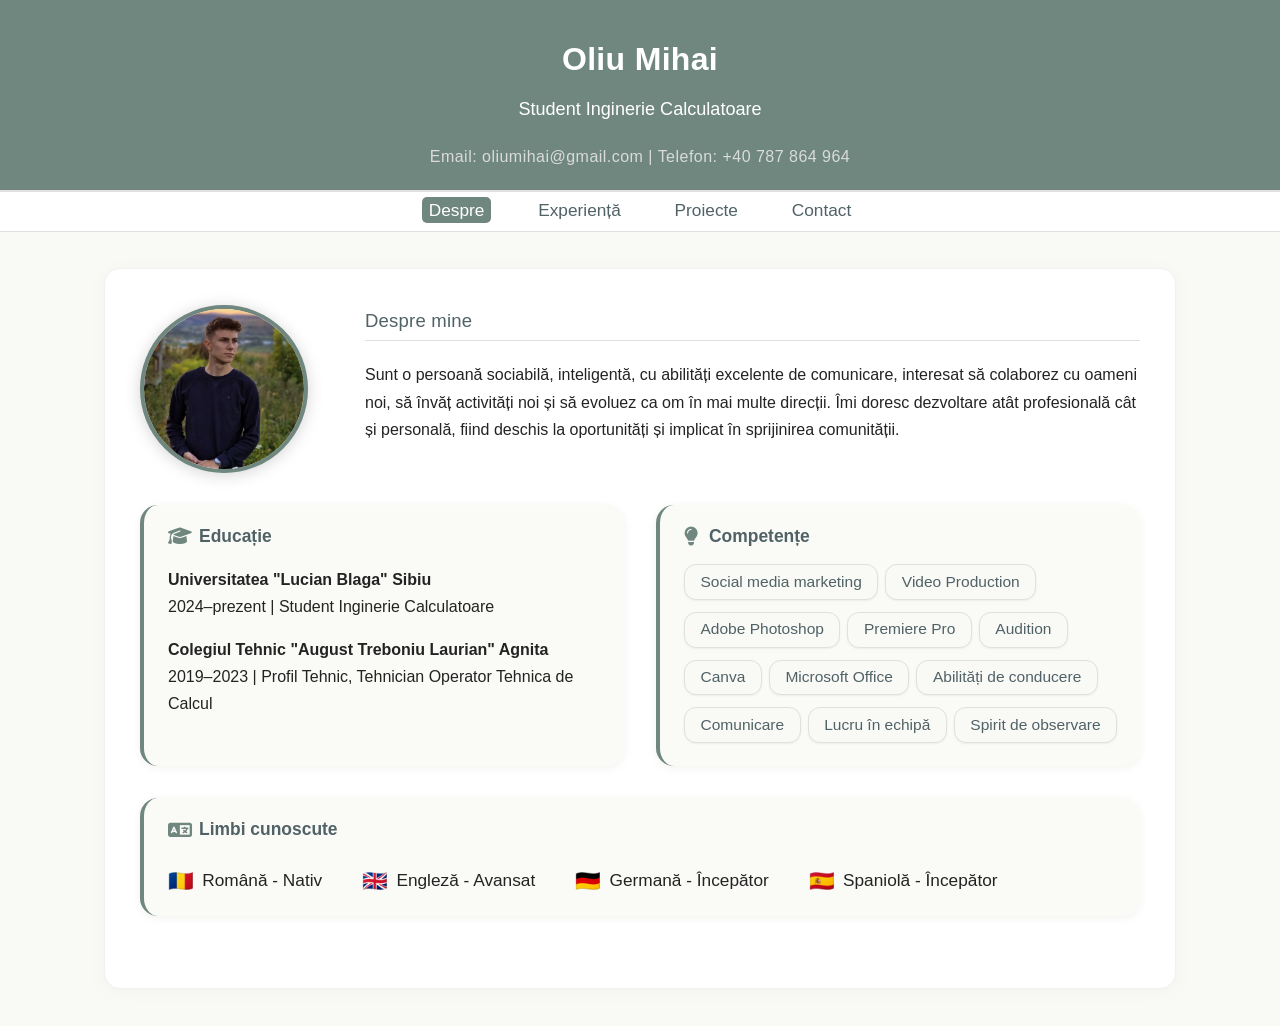
<file: index.html>
<!DOCTYPE html>
<html lang="ro">
<head>
  <meta charset="UTF-8" />
  <meta name="viewport" content="width=device-width, initial-scale=1.0"/>
  <title>CV - Oliu Mihai</title>
  <link rel="stylesheet" href="styles.css"/>
  <link rel="stylesheet" href="https://cdnjs.cloudflare.com/ajax/libs/font-awesome/6.4.0/css/all.min.css"/>
</head>
<body>
  <header>
    <h1>Oliu Mihai</h1>
    <p>Student Inginerie Calculatoare</p>
    <div class="contact">
      <span>Email: oliumihai@gmail.com</span> |
      <span>Telefon: +40 787 864 964</span>
    </div>
  </header>
  <nav>
    <ul>
      <li><a href="index.html" class="active">Despre</a></li>
      <li><a href="experienta.html">Experiență</a></li>
      <li><a href="proiecte.html">Proiecte</a></li>
      <li><a href="contact.html">Contact</a></li>
    </ul>
  </nav>
  <main>
    <section id="about">
      <div class="about-container">
        <div class="about-image">
          <img src="poza - CV.png" alt="Oliu Mihai" />
        </div>
        <div class="about-content">
          <h2>Despre mine</h2>
          <p>
            Sunt o persoană sociabilă, inteligentă, cu abilități excelente de comunicare, interesat să colaborez cu oameni noi, să învăț activități noi și să evoluez ca om în mai multe direcții. Îmi doresc dezvoltare atât profesională cât și personală, fiind deschis la oportunități și implicat în sprijinirea comunității.
          </p>
        </div>
      </div>
      <div class="about-grid">
        <div class="info-card education-card">
          <h3><i class="fa-solid fa-graduation-cap"></i> Educație</h3>
          <div class="education-list">
            <div class="education-item">
              <strong>Universitatea "Lucian Blaga" Sibiu</strong><br />
              2024–prezent | Student Inginerie Calculatoare
            </div>
            <div class="education-item">
              <strong>Colegiul Tehnic "August Treboniu Laurian" Agnita</strong><br />
              2019–2023 | Profil Tehnic, Tehnician Operator Tehnica de Calcul
            </div>
          </div>
        </div>
        <div class="info-card">
          <h3><i class="fa-solid fa-lightbulb"></i> Competențe</h3>
          <div class="badges">
            <span class="badge">Social media marketing</span>
            <span class="badge">Video Production</span>
            <span class="badge">Adobe Photoshop</span>
            <span class="badge">Premiere Pro</span>
            <span class="badge">Audition</span>
            <span class="badge">Canva</span>
            <span class="badge">Microsoft Office</span>
            <span class="badge">Abilități de conducere</span>
            <span class="badge">Comunicare</span>
            <span class="badge">Lucru în echipă</span>
            <span class="badge">Spirit de observare</span>
          </div>
        </div>
        <div class="info-card languages-card">
          <h3><i class="fa-solid fa-language"></i> Limbi cunoscute</h3>
          <div class="languages-list">
            <div class="language-item"><span class="flag">🇷🇴</span> Română - Nativ</div>
            <div class="language-item"><span class="flag">🇬🇧</span> Engleză - Avansat</div>
            <div class="language-item"><span class="flag">🇩🇪</span> Germană - Începător</div>
            <div class="language-item"><span class="flag">🇪🇸</span> Spaniolă - Începător</div>
          </div>
        </div>
      </div>
    </section>
  </main>
</body>
</html>
</file>
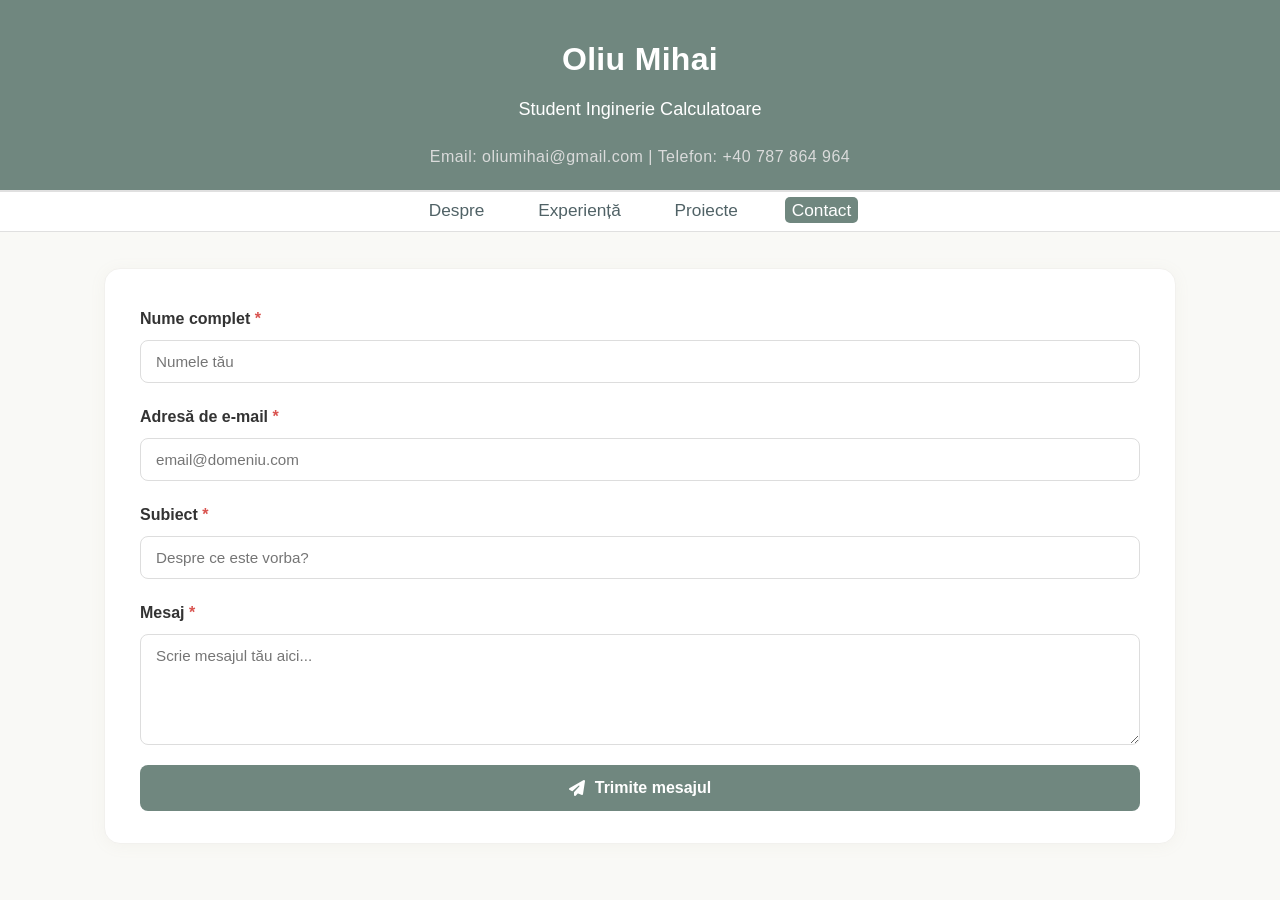
<file: contact.html>
<!DOCTYPE html>
<html lang="ro">
<head>
  <meta charset="UTF-8" />
  <meta name="viewport" content="width=device-width, initial-scale=1.0"/>
  <title>Contact - Oliu Mihai</title>
  <link rel="stylesheet" href="styles.css"/>
  <link rel="stylesheet" href="https://cdnjs.cloudflare.com/ajax/libs/font-awesome/6.4.0/css/all.min.css"/>
</head>
<body>
  <header>
    <h1>Oliu Mihai</h1>
    <p>Student Inginerie Calculatoare</p>
    <div class="contact">
      <span>Email: oliumihai@gmail.com</span> |
      <span>Telefon: +40 787 864 964</span>
    </div>
  </header>
  <nav>
    <ul>
      <li><a href="index.html">Despre</a></li>
      <li><a href="experienta.html">Experiență</a></li>
      <li><a href="proiecte.html">Proiecte</a></li>
      <li><a href="contact.html" class="active">Contact</a></li>
    </ul>
  </nav>
  <main>
    <form id="contact-form" action="https://formspree.io/f/xbjnqpyz" method="POST" novalidate>
        <div class="form-group">
          <label for="name">Nume complet <span class="required">*</span></label>
          <input 
            type="text" 
            id="name" 
            name="name" 
            placeholder="Numele tău" 
            required 
            aria-describedby="name-error"
          />
          <span id="name-error" class="error-text" aria-live="polite"></span>
        </div>
      
        <div class="form-group">
          <label for="email">Adresă de e-mail <span class="required">*</span></label>
          <input 
            type="email" 
            id="email" 
            name="email" 
            placeholder="email@domeniu.com" 
            required 
            aria-describedby="email-error"
          />
          <span id="email-error" class="error-text" aria-live="polite"></span>
        </div>
      
        <div class="form-group">
          <label for="subject">Subiect <span class="required">*</span></label>
          <input 
            type="text" 
            id="subject" 
            name="subject" 
            placeholder="Despre ce este vorba?" 
            required 
            aria-describedby="subject-error"
          />
          <span id="subject-error" class="error-text" aria-live="polite"></span>
        </div>
      
        <div class="form-group">
          <label for="message">Mesaj <span class="required">*</span></label>
          <textarea 
            id="message" 
            name="message" 
            rows="5" 
            placeholder="Scrie mesajul tău aici..." 
            required 
            minlength="10"
            aria-describedby="message-error"
          ></textarea>
          <span id="message-error" class="error-text" aria-live="polite"></span>
        </div>
      
        <button type="submit" class="btn-submit">
          <i class="fa-solid fa-paper-plane"></i> Trimite mesajul
        </button>
      </form>
      
      <div id="form-status" class="form-status" aria-live="assertive"></div>
  </main>

  <script src="main.js"></script>
</body>
</html>
</file>
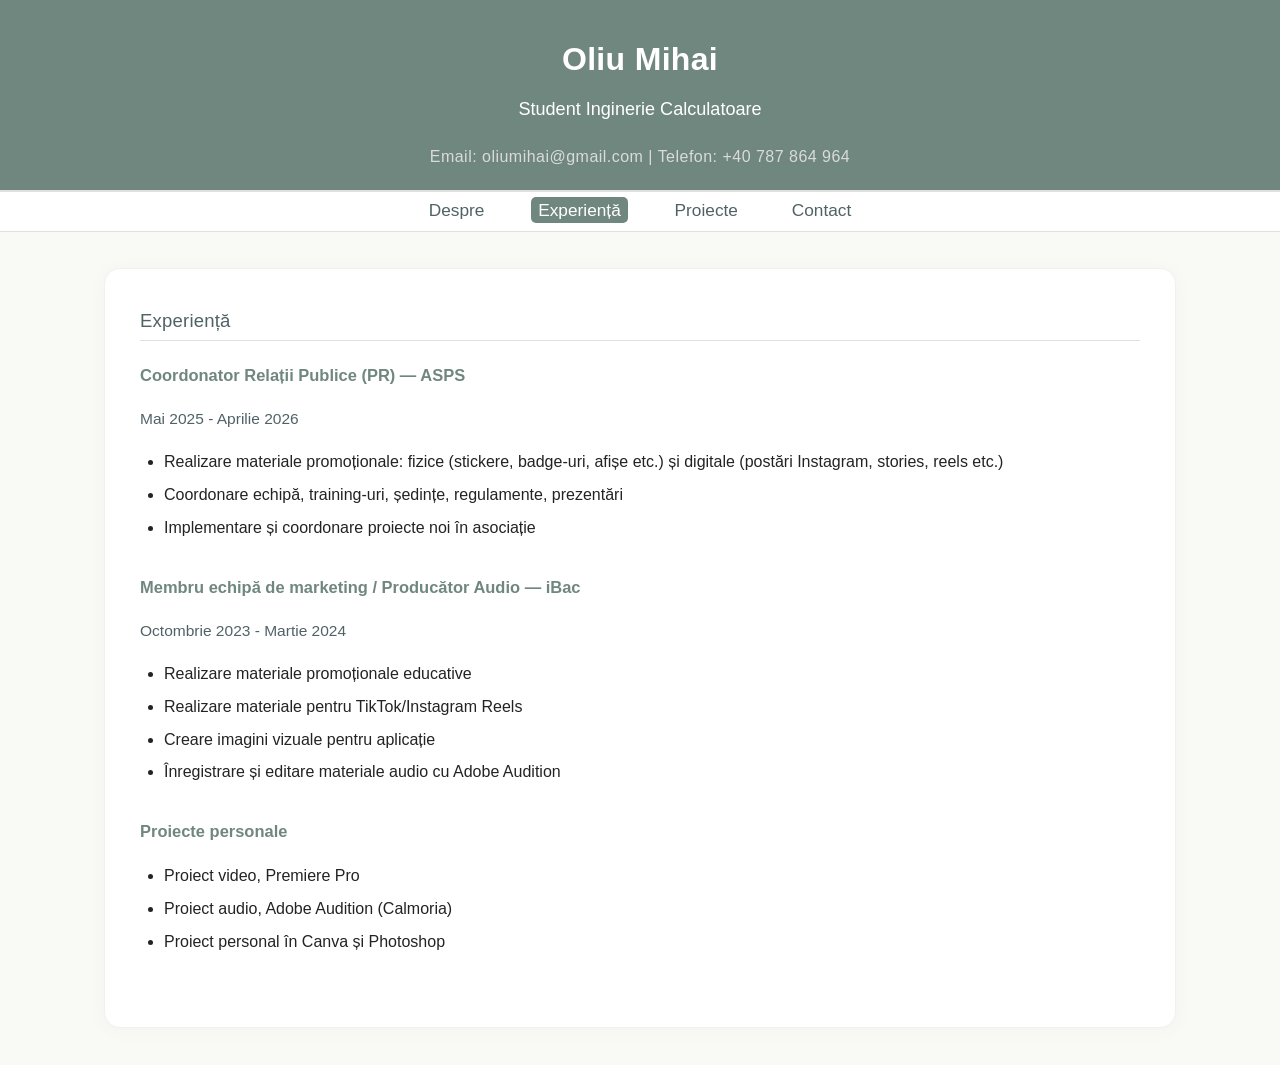
<file: experienta.html>
<!DOCTYPE html>
<html lang="ro">
<head>
  <meta charset="UTF-8" />
  <meta name="viewport" content="width=device-width, initial-scale=1.0"/>
  <title>Experiență — CV Oliu Mihai</title>
  <link rel="stylesheet" href="styles.css"/>
</head>
<body>
  <header>
    <h1>Oliu Mihai</h1>
    <p>Student Inginerie Calculatoare</p>
    <div class="contact">
      <span>Email: oliumihai@gmail.com</span> |
      <span>Telefon: +40 787 864 964</span>
    </div>
  </header>
  <nav>
    <ul>
      <li><a href="index.html">Despre</a></li>
      <li><a href="experienta.html" class="active">Experiență</a></li>
      <li><a href="proiecte.html">Proiecte</a></li>
      <li><a href="contact.html">Contact</a></li>
    </ul>
  </nav>
  <main>
    <section id="experience">
      <h2>Experiență</h2>
      <div class="exp-block">
        <h3>Coordonator Relații Publice (PR) — ASPS</h3>
        <span class="timp">Mai 2025 - Aprilie 2026</span>
        <ul>
          <li>Realizare materiale promoționale: fizice (stickere, badge-uri, afișe etc.) și digitale (postări Instagram, stories, reels etc.)</li>
          <li>Coordonare echipă, training-uri, ședințe, regulamente, prezentări</li>
          <li>Implementare și coordonare proiecte noi în asociație</li>
        </ul>
      </div>
      <div class="exp-block">
        <h3>Membru echipă de marketing / Producător Audio — iBac</h3>
        <span class="timp">Octombrie 2023 - Martie 2024</span>
        <ul>
          <li>Realizare materiale promoționale educative</li>
          <li>Realizare materiale pentru TikTok/Instagram Reels</li>
          <li>Creare imagini vizuale pentru aplicație</li>
          <li>Înregistrare și editare materiale audio cu Adobe Audition</li>
        </ul>
      </div>
      <div class="exp-block">
        <h3>Proiecte personale</h3>
        <ul>
          <li>Proiect video, Premiere Pro</li>
          <li>Proiect audio, Adobe Audition (Calmoria)</li>
          <li>Proiect personal în Canva și Photoshop</li>
        </ul>
      </div>
    </section>
  </main>
</body>
</html>
</file>
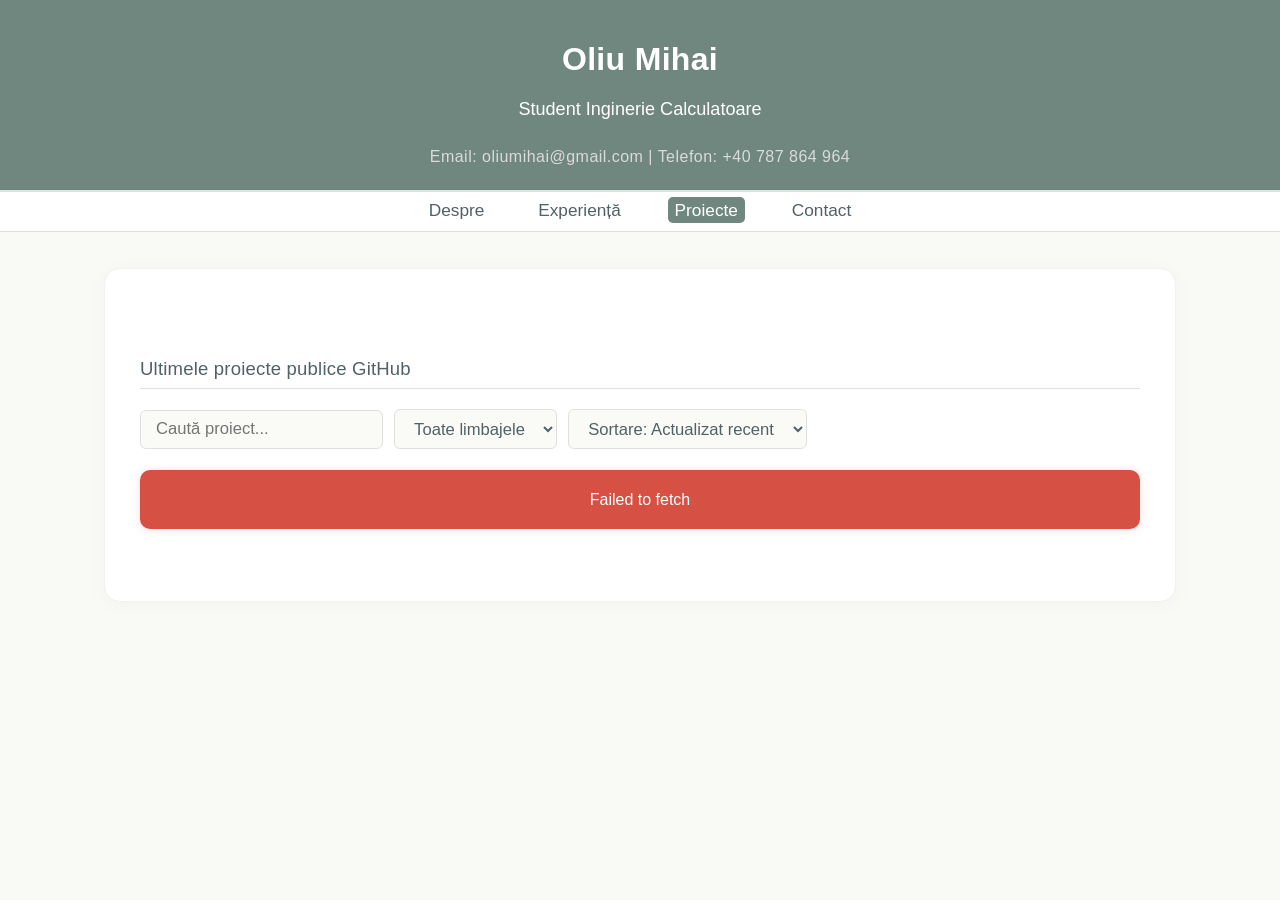
<file: proiecte.html>
<!DOCTYPE html>
<html lang="ro">
<head>
  <meta charset="UTF-8" />
  <meta name="viewport" content="width=device-width, initial-scale=1.0"/>
  <title>Proiecte — CV Oliu Mihai</title>
  <link rel="stylesheet" href="styles.css"/>
</head>
<body>
  <header>
    <h1>Oliu Mihai</h1>
    <p>Student Inginerie Calculatoare</p>
    <div class="contact">
      <span>Email: oliumihai@gmail.com</span> |
      <span>Telefon: +40 787 864 964</span>
    </div>
  </header>
  <nav>
    <ul>
      <li><a href="index.html">Despre</a></li>
      <li><a href="experienta.html">Experiență</a></li>
      <li><a href="proiecte.html" class="active">Proiecte</a></li>
      <li><a href="contact.html">Contact</a></li>
    </ul>
  </nav>
  <main>
    <section id="projects">
      <h2>Ultimele proiecte publice GitHub</h2>
      <div id="filter-bar">
        <input type="text" id="search-input" placeholder="Caută proiect..." />
        <select id="language-filter">
          <option value="">Toate limbajele</option>
        </select>
        <select id="sort-select">
          <option value="updated">Sortare: Actualizat recent</option>
          <option value="stars">Sortare: Stele multe</option>
        </select>
      </div>
      <div id="repo-list"></div>
    </section>
  </main>
  <script src="main.js"></script>
</body>
</html>
</file>
<file: styles.css>
body {
  font-family: 'Segoe UI', Arial, sans-serif;
  background: #f9f9f6;
  color: #232323;
  margin: 0;
  padding: 0;
  line-height: 1.7;
}
header {
  background: #70877f;
  color: #fff;
  text-align: center;
  padding: 2em 1em 1.2em 1em;
  border-bottom: 2.5px solid #e0e0e0;
}
header h1 {
  margin: 0 0 0.25em 0;
  letter-spacing: 0.01em;
}
header p {
  margin-top: 0;
  font-size: 1.13em;
  font-weight: 300;
}
.contact {
  font-size: 1em;
  margin-top: 0.5em;
  color: #e0e0e0;
  opacity: 0.95;
  letter-spacing: 0.03em;
}
nav {
  background: #fff;
  border-bottom: 1.5px solid #e0e0e0;
}
nav ul {
  display: flex;
  justify-content: center;
  margin: 0;
  padding: 0.3em 0;
  list-style: none;
  gap: 2.5em;
}
nav li {
  margin: 0;
}
nav a {
  color: #506266;
  font-weight: 500;
  padding: 0.2em 0.4em 0.18em 0.4em;
  text-decoration: none;
  border-radius: 5px;
  font-size: 1.08em;
  transition: background 0.16s, color 0.13s;
}
nav a.active, nav a:hover, nav a:focus {
  background: #70877f;
  color: #fff;
}
/* Adaptează pentru mobile nav */
@media (max-width: 570px) {
  nav ul {
    gap: 1.2em;
  }
  nav a {
    font-size: 0.99em;
    padding: 0.26em 0.55em;
  }
}
main {
  max-width: 1000px;
  margin: 2.3em auto;
  background: #fff;
  padding: 2.2em 2.2em 2em 2.2em;
  border-radius: 16px;
  box-shadow: 0 2px 16px rgba(170, 156, 126, 0.07);
  border: 1px solid #f2f1ee;
}
section {
  margin-bottom: 2.5em;
}
main h2 {
  color: #506266;
  border-bottom: 1.5px solid #e0e0e0;
  padding-bottom: 4px;
  margin-top: 0;
  margin-bottom: 1.1em;
  font-size: 1.16em;
  font-weight: 500;
  letter-spacing: 0.01em;
}
h3 {
  color: #70877f;
  margin-top: 0.9em;
  font-size: 1.03em;
}
ul {
  padding-left: 1.5em;
  margin-bottom: 0.9em;
}
li {
  margin-bottom: 0.35em;
}
.about-container {
  display: flex;
  gap: 2em;
  align-items: flex-start;
  margin-bottom: 2em;
}
.about-image {
  display: flex;
  align-items: flex-start;
  min-width: 160px;
  margin-right: 25px;
}
.about-image img {
  width: 160px;
  height: 160px;
  object-fit: cover;
  border-radius: 50%;
  border: 4px solid #70877f;
  box-shadow: 0 2px 16px #d5d5d5;
  background: #e0e0e0;
}
.about-content {
  flex: 1 1 0;
  min-width: 0;
}
.about-grid {
  display: flex;
  gap: 2.2em;
  flex-wrap: wrap;
  margin-top: 1.5em;
}
.about-grid > div {
  flex: 1 1 180px;
  min-width: 180px;
}
.exp-block {
  margin-bottom: 2em;
}
.exp-block .timp {
  font-size: 0.97em;
  color: #506266;
  display: block;
  margin-bottom: 0.5em;
}
#projects {
  margin-top: 3em;
}
#repo-list {
  margin-top: 1em;
}

.about-grid {
  display: grid;
  grid-template-columns: 1fr 1fr;
  grid-template-rows: auto auto;
  gap: 2em;
}

.education-card { grid-column: 1; grid-row: 1; }
.info-card:not(.education-card):not(.languages-card) { grid-column: 2; grid-row: 1; }
.languages-card { grid-column: 1 / span 2; grid-row: 2; }

/* Carduri generale */
.info-card {
  background: #fafaf7;
  border-radius: 18px;
  box-shadow: 0 2px 10px #f2f2f0;
  border-left: 4px solid #70877f;
  padding: 1.1em 1.2em 1.1em 1.5em;
  margin-bottom: 0;
  display: flex;
  flex-direction: column;
}

/* Titlu cu icon */
.info-card h3 {
  margin-top: 0;
  margin-bottom: 0.7em;
  font-size: 1.09em;
  font-weight: 600;
  color: #506266;
  display: flex;
  align-items: center;
  gap: 7px;
}
.info-card .fa-solid {
  color: #70877f;
  font-size: 1.09em;
  min-width: 18px;
}

/* Educație - fără bullet, fiecare diploma e "row" cu spacing */
.education-list {
  display: flex;
  flex-direction: column;
  gap: 1em;
  margin: 0.1em 0 0.2em 0;
}
.education-item {
  padding-left: 0;
}

/* Competențe - badge-uri */
.badges {
  display: flex;
  flex-wrap: wrap;
  gap: 7px;
  margin-top: 0;
}
.badge {
  background: #f9f9f6;
  border: 1px solid #e0e0e0;
  color: #506266;
  border-radius: 12px;
  padding: 0.24em 1em;
  font-size: 0.97em;
  box-shadow: 0 1px 2px #ededed;
  font-weight: 500;
  margin-bottom: 5px;
}

/* Limbi - fără bullet, practic ca un card cu rânduri */
.languages-list {
  display: flex;
  flex-wrap: wrap;
  gap: 1.1em 2.5em;
  margin-top: 0.4em;
}
.language-item {
  padding-left: 0;
  font-size: 1.08em;
  display: flex;
  align-items: center;
}
.flag {
  font-size: 1.19em;
  margin-right: 0.4em;
}

/* Responsive */
@media (max-width: 900px) {
  .about-grid {
    grid-template-columns: 1fr;
    grid-template-rows: auto auto auto;
    gap: 1.1em;
  }
  .education-card { grid-column: 1; grid-row: 1; }
  .info-card:not(.education-card):not(.languages-card) { grid-column: 1; grid-row: 2; }
  .languages-card { grid-column: 1; grid-row: 3; }
}
/* Responsive grid ajustat */
@media (max-width: 1000px) {
  .about-grid {
    gap: 1em;
  }
  .info-card {
    min-width: 180px;
    border-left-width: 3px;
    padding: 1em 0.7em 1em 1.1em;
  }
}
@media (max-width: 700px) {
  .about-grid {
    flex-direction: column;
    gap: 1em;
  }
  .info-card {
    min-width: 0;
  }
}

.github-card {
  border: 1px solid #e0e0e0;
  background: #fff;
  border-radius: 14px;
  padding: 1.12em 1.2em 1.05em 1.2em;
  margin-bottom: 20px;
  box-shadow: 0 2px 8px #f0eee9;
  transition: box-shadow 0.17s, transform 0.13s;
  min-height: 125px;
  display: flex;
  flex-direction: column;
  justify-content: space-between;
}
.github-card:hover {
  box-shadow: 0 6px 20px #e0e0e0;
  transform: translateY(-2.5px) scale(1.012);
}
.github-card h3 {
  margin: 0 0 0.4em 0;
  font-size: 1.08em;
  font-weight: 500;
}
.github-card a {
  color: #506266;
  text-decoration: underline;
  transition: color 0.15s;
}
.github-card a:hover, .github-card a:focus {
  color: #70877f;
  text-decoration: none;
}
.github-card a.button, .btn-accent {
  display:inline-block;
  padding:6px 18px;
  background:#70877f;
  color:#fff;
  border-radius:6px;
  text-decoration:none;
  margin-top: 9px;
  font-size: 1em;
  border:none;
  transition: background 0.14s, color 0.12s;
  text-align:center;
}
.github-card a.button:hover, .btn-accent:hover {
  background: #506266;
  color: #e0e0e0;
}
@media (max-width: 1000px) {
  main {
    max-width: 97vw;
    padding: 1.3em 0.8em 1.3em 0.8em;
  }
  .about-grid,
  .about-container {
    gap: 1em;
  }
}
@media (max-width: 700px) {
  .about-container {
    flex-direction: column;
    align-items: center;
  }
  .about-image {
    margin-right: 0;
    margin-bottom: 15px;
    justify-content: center;
    width: 100%;
  }
  .about-image img {
    margin-bottom: 0;
  }
  .about-content {
    width: 100%;
  }
  .about-grid {
    flex-direction: column;
    gap: 1em;
  }
}
@media (max-width: 480px) {
  header {
    font-size: 0.97em;
    padding: 1.2em 0.2em 0.5em 0.2em;
  }
  main {
    border-radius: 0;
    margin: 0;
    padding: 0.7em 0.25em 1.1em 0.25em;
    box-shadow: none;
  }
  section {
    margin-bottom: 1.4em;
  }
  .about-grid {
    flex-direction: column;
    gap: 0.8em;
  }
  .github-card {
    padding: 0.7em;
    border-radius: 8px;
    font-size: 0.96em;
  }
  .github-card h3 {
    font-size: 1em;
  }
  .github-card a.button {
    width: 100%;
    font-size: 1em;
    margin-top: 7px;
  }
  .contact {
    font-size: 0.96em;
    padding: 0 1px;
  }
}

#filter-bar {
  display: flex;
  flex-wrap: wrap;
  gap: 0.7em;
  margin-top: 0.7em;
  margin-bottom: 1.3em;
  align-items: center;
}
#filter-bar input,
#filter-bar select {
  padding: 0.5em 0.9em;
  border: 1px solid #e0e0e0;
  border-radius: 6px;
  font-size: 1.04em;
  background: #fafaf7;
  color: #506266;
}
#filter-bar input:focus,
#filter-bar select:focus {
  outline: 2px solid #70877f33;
  border-color: #70877f;
}

.spinner {
  border: 4px solid #e0e0e0;
  border-top: 4px solid #70877f;
  border-radius: 50%;
  width: 36px;
  height: 36px;
  margin: 2em auto 0.7em auto;
  animation: spin 0.85s linear infinite;
}
@keyframes spin {
  0% { transform: rotate(0deg);}
  100% { transform: rotate(360deg);}
}

.error-message {
  color: #fff;
  background: #d75044;
  padding: 1em 1.3em;
  border-radius: 10px;
  margin-top: 1em;
  font-weight: 500;
  text-align: center;
  box-shadow: 0 1px 8px #f2ddddee;
  max-width: 99vw;
}

/* Styling Pagina Contact */


#contact-section {
  max-width: 700px;
  margin: 0 auto;
  padding: 20px;
}

.section-subtitle {
  text-align: center;
  color: #666;
  margin-bottom: 30px;
}

.contact-container {
  background: #fff;
  padding: 30px;
  border-radius: 12px;
  box-shadow: 0 4px 15px rgba(0, 0, 0, 0.08);
}

.form-group {
  margin-bottom: 20px;
  display: flex;
  flex-direction: column;
}

.form-group label {
  font-weight: 600;
  margin-bottom: 8px;
  color: #333;
}

.form-group input,
.form-group textarea {
  width: 100%;
  padding: 12px 15px;
  border: 1px solid #ddd;
  border-radius: 8px;
  font-family: inherit;
  font-size: 0.95rem;
  transition: border-color 0.3s ease, box-shadow 0.3s ease;
  box-sizing: border-box;
}

.form-group input:focus,
.form-group textarea:focus {
  outline: none;
  border-color: #007bff;
  box-shadow: 0 0 0 3px rgba(0, 123, 255, 0.15);
}

.btn-submit {
  width: 100%;
  padding: 14px;
  background-color: #70877f;
  color: #fff;
  border: none;
  border-radius: 8px;
  font-size: 1rem;
  font-weight: 600;
  cursor: pointer;
  transition: background-color 0.3s ease;
  display: flex;
  align-items: center;
  justify-content: center;
  gap: 10px;
}

.btn-submit:hover {
  background-color: #84a398
}

.form-status {
  margin-top: 15px;
  padding: 10px;
  border-radius: 6px;
  text-align: center;
  display: none;
}

.form-status.success {
  display: block;
  background-color: #d4edda;
  color: #155724;
  border: 1px solid #c3e6cb;
}

.form-status.error {
  display: block;
  background-color: #f8d7da;
  color: #721c24;
  border: 1px solid #f5c6cb;
}

/* Stări eroare input */
.form-group input.input-error,
.form-group textarea.input-error {
  border-color: #d9534f;
  background-color: #fff8f8;
}

/* Mesaje mici de eroare sub câmpuri */
.error-text {
  color: #d9534f;
  font-size: 0.85rem;
  margin-top: 5px;
  display: none;
}

.required {
  color: #d9534f;
}

/* Container status global */
.form-status {
  margin-top: 20px;
  padding: 12px 16px;
  border-radius: 8px;
  font-weight: 500;
  display: none;
}

.form-status.success {
  display: block;
  background-color: #d4edda;
  color: #155724;
  border: 1px solid #c3e6cb;
}

.form-status.error {
  display: block;
  background-color: #f8d7da;
  color: #721c24;
  border: 1px solid #f5c6cb;
}
</file>
